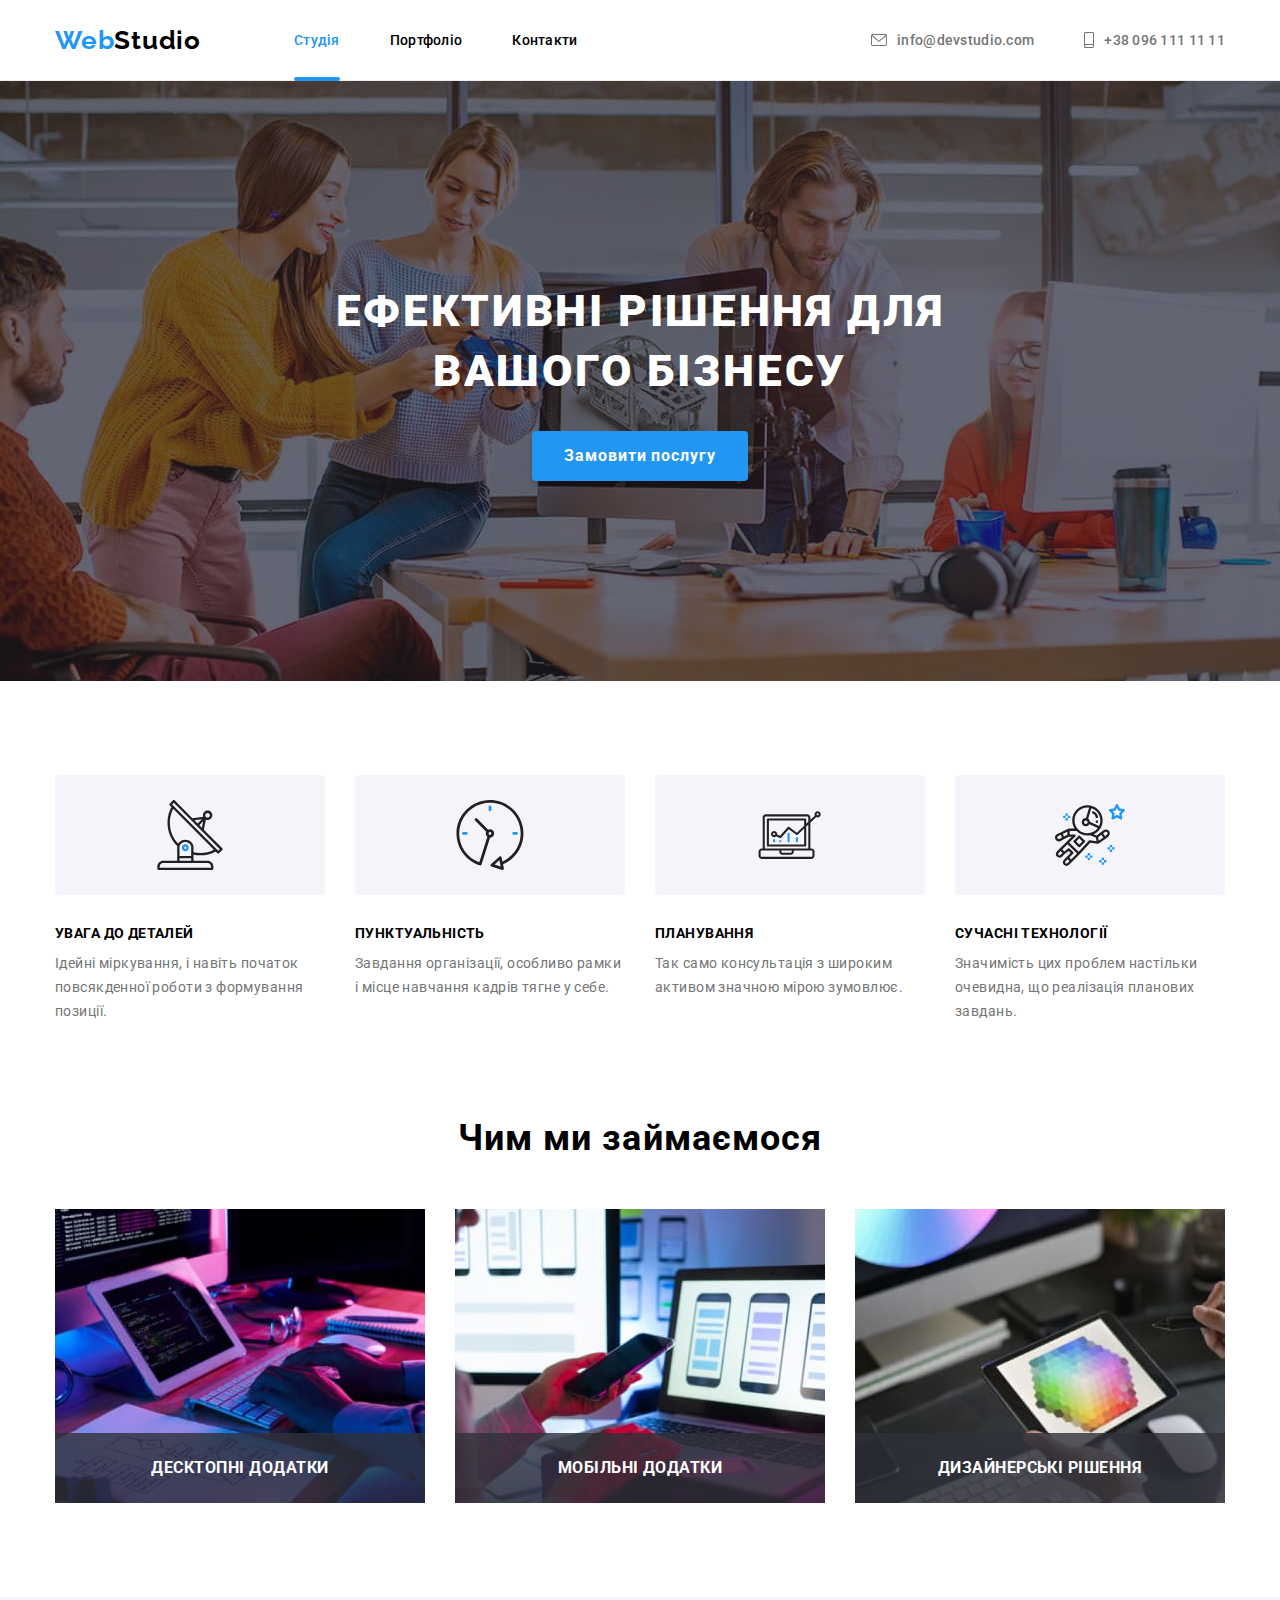
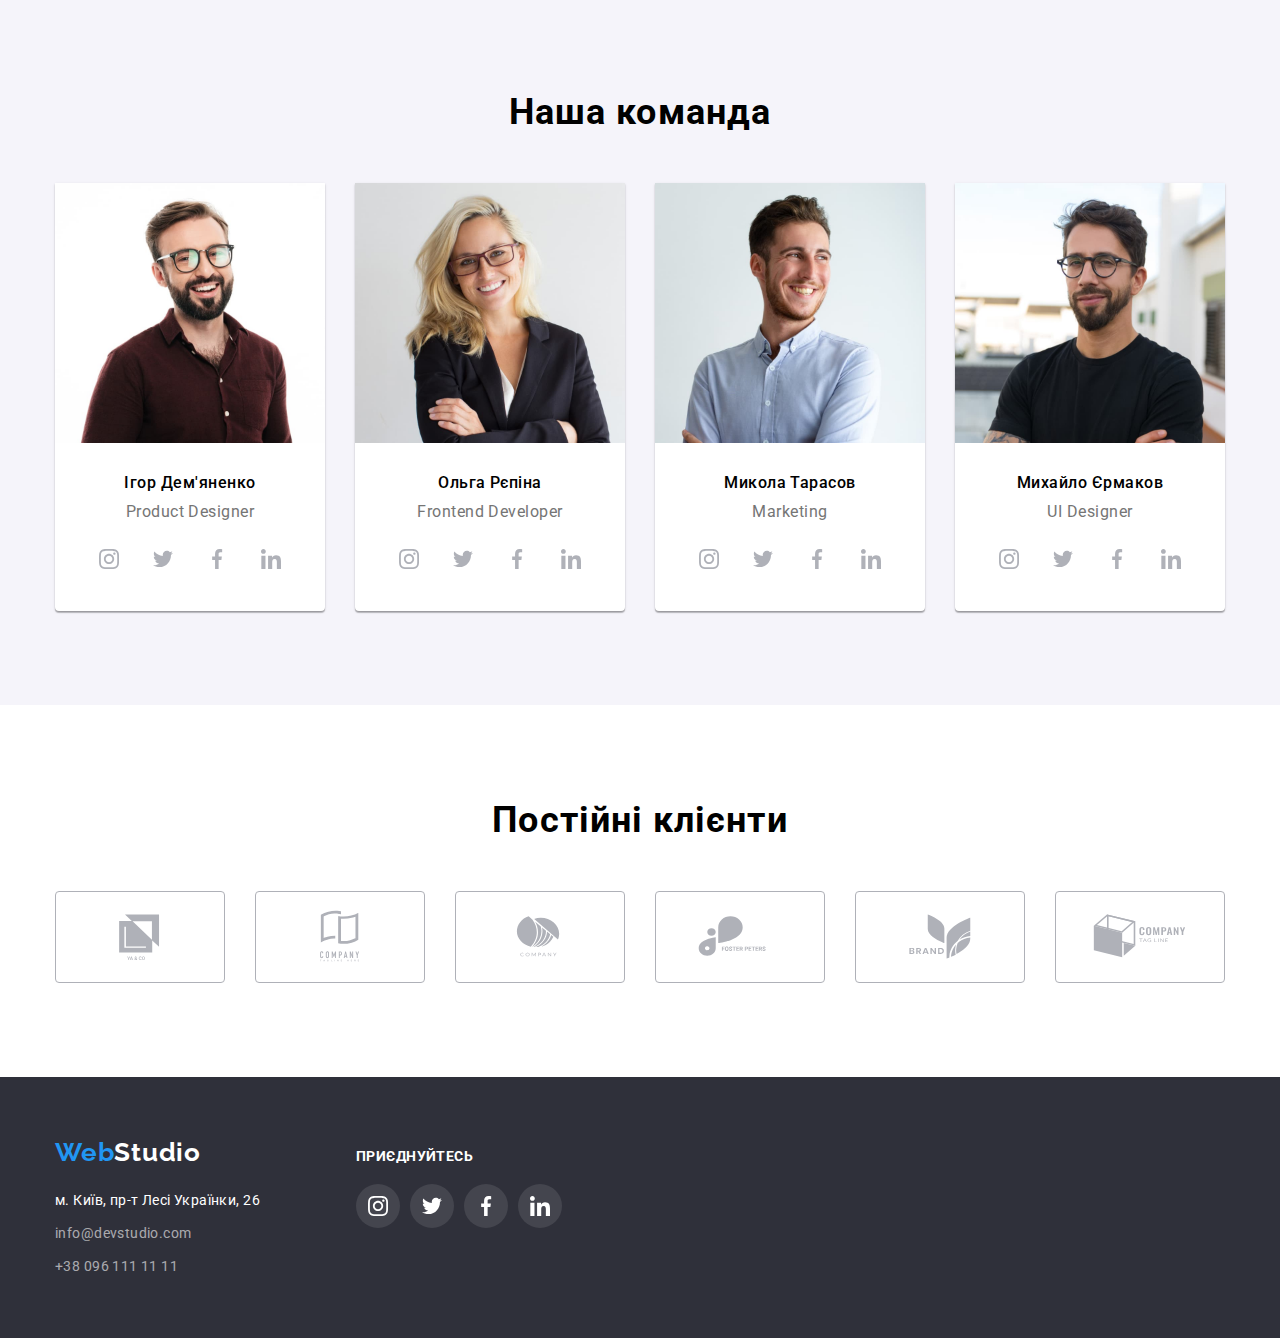
<file: index.html>
<!DOCTYPE html>
<html lang="uk">
  <head>
    <meta charset="UTF-8" />
    <meta http-equiv="X-UA-Compatible" content="IE=edge" />
    <meta name="viewport" content="width=device-width, initial-scale=1.0" />
    <title>Студия</title>
    <link rel="preconnect" href="https://fonts.googleapis.com">
    <link rel="preconnect" href="https://fonts.gstatic.com" crossorigin>
    <link href="https://fonts.googleapis.com/css2?family=Raleway:wght@700&family=Roboto:wght@400;500;700;900&display=swap"
      rel="stylesheet"
    />
    <link rel="stylesheet" href="https://cdnjs.cloudflare.com/ajax/libs/modern-normalize/1.1.0/modern-normalize.min.css"/>
    <link rel="stylesheet" href="./css/styles.css" />
  </head>
  <body>
    <header class="header">
      <div class="header-container container">
        <nav class="header-nav">
          <a href="./index.html" class="header-logo link"><span class="first-part">Web</span><span
              class="last-part-header">Studio</span></a>
          <ul class="nav-list list">
            <li class="header-nav-item"><a href="./index.html" class="header-nav-link link current">Студія</a></li>
            <li class="header-nav-item"><a href="./portfolio.html" class="header-nav-link link">Портфоліо</a></li>
            <li class="header-nav-item"><a href="" class="header-nav-link link">Контакти</a></li>
          </ul>
        </nav>
    
        <ul class="e-mail-tel list">
          <li class="e-mail-tel-item"><a class="header-mailto-link link"
              href="mailto:info@devstudio.com"><svg class="nav-icon" width="16" height="12">
                <use href="./images/icon/symbol-defs.svg#icon-envelope"></use>
              </svg>info@devstudio.com</a></li>
          <li class="e-mail-tel-item"><a class="headrer-tel-link link" 
              href="tel:+380961111111"><svg class="nav-icon" width="10" height="16">
                <use href="./images/icon/symbol-defs.svg#icon-smartphone"></use>
              </svg>+38 096 111 11 11</a>
          </li>
        </ul>
      </div>
    
    </header>
    <main>
      <section class="hero">
          <h1 class="hero-title">Ефективні рішення для вашого бізнесу</h1>
          <button class="hero-btn btn" type="button" data-modal-open>Замовити послугу</button>
      </section>
      <section class="features">
        <div class="container">
          <h2 class="features-title visually-hidden">Наші особливості</h2>
          <ul class="features-list list">
            <li class="features-list-item"> 
              <div class="icon-container">
                <svg class="features-icon" width="270" height="120">
                  <use href="./images/icon/symbol-defs.svg#icon-antenna"></use>
                </svg>
              </div>        
              <h3 class="features-fact">Увага до деталей</h3>
              <p class="features-fact-descr">Ідейні міркування, і навіть початок повсякденної роботи з формування позиції.</p>
            </li>
                
            <li class="features-list-item">
              <div class="icon-container">
                <svg class="features-icon" width="270" height="120">
                  <use href="./images/icon/symbol-defs.svg#icon-clock"></use> 
                </svg>
              </div>
              <h3 class="features-fact">Пунктуальність</h3>
              <p class="features-fact-descr">Завдання організації, особливо рамки і місце навчання кадрів тягне у себе.</p>                    
            </li>
                
            <li class="features-list-item">
              <div class="icon-container">
                <svg class="features-icon" width="270" height="120"> 
                  <use href="./images/icon/symbol-defs.svg#icon-diagram"></use>
                </svg>
              </div>
              <h3 class="features-fact">Планування</h3>
              <p class="features-fact-descr">Так само консультація з широким активом значною мірою зумовлює.</p>
            </li>
                
            <li class="features-list-item">
              <div class="icon-container">
                <svg class="features-icon" width="270" height="120">
                  <use href="./images/icon/symbol-defs.svg#icon-astronaut"></use>
                </svg>
              </div>
              <h3 class="features-fact">Сучасні технології</h3>
              <p class="features-fact-descr">Значимість цих проблем настільки очевидна, що реалізація планових завдань.</p>
            </li> 
          </ul>
        </div>
      </section>
<section class="box">
  <div class="container">
    <h2 class="box-facts">Чим ми займаємося</h2>
    <ul class="box-list list">
      <div class="wrapper">
        <li>
          <img src="./images/box1.jpg" alt="Чоловік працює за ноутбуком" width="370" />
          <div class="label-box">
            <p class="label-text">Десктопні додатки</p>
          </div>
        </li>
      </div>
      <div class="wrapper">
        <li>
          <img src="./images/box2.jpg" alt="Дівчина працює за телефоном" width="370" />
          <div class="label-box">
            <p class="label-text">Мобільні додатки</p>
          </div>
        </li>
      </div>
      <div class="wrapper">
        <li>
          <img src="./images/box3.jpg" alt="Чоловік працює за планшетом" width="370" />
          <div class="label-box">
            <p class="label-text">Дизайнерські рішення</p>
          </div>
        </li>
      </div>
      
    </ul>
  </div>

</section>
<section class="team">
  <div class="container">
    <h2 class="team-title">Наша команда</h2>
    <ul class="team-list list">
      <li class="team-flex-element">
        <div class="team-flex-dscr">
          <img src="./images/team-card1.jpg" alt="Ігор Дем'яненко" width="270" />
          <h3 class="team-card">Ігор Дем'яненко</h3>
          <p class="team-card-descr">Product Designer</p>
          <ul class="social-team-list">
            <li class="social-flex-element"><a class="social-link link" href=""><svg class="social-icon" width="20" height="20">
                  <use href="./images/icon/symbol-defs.svg#icon-instagram"></use>
                </svg></a></li>
            <li class="social-flex-element"><a class="social-link link" href=""><svg class="social-icon" width="20" height="20">
                  <use href="./images/icon/symbol-defs.svg#icon-twitter"></use>
                </svg></a></li>
            <li class="social-flex-element"><a class="social-link link" href=""><svg class="social-icon" width="20" height="20">
                  <use href="./images/icon/symbol-defs.svg#icon-facebook"></use>
                </svg></a></li>
            <li class="social-flex-element"><a class="social-link link" href=""><svg class="social-icon" width="20" height="20">
                  <use href="./images/icon/symbol-defs.svg#icon-linkedin"></use>
                </svg></a></li>
          </ul> 
        </div>
      </li>
      <li class="team-flex-element">
        <div class="team-flex-dscr">
          <img src="./images/team-card2.jpg" alt="Ольга Рєпіна" width="270" />
          <h3 class="team-card">Ольга Рєпіна</h3>
          <p class="team-card-descr">Frontend Developer</p>
          <ul class="social-team-list">
            <li class="social-flex-element"><a class="social-link link" href=""><svg class="social-icon" width="20" height="20">
                  <use href="./images/icon/symbol-defs.svg#icon-instagram"></use>
                </svg></a></li>
            <li class="social-flex-element"><a class="social-link link" href=""><svg class="social-icon" width="20" height="20">
                  <use href="./images/icon/symbol-defs.svg#icon-twitter"></use>
                </svg></a></li>
            <li class="social-flex-element"><a class="social-link link" href=""><svg class="social-icon" width="20" height="20">
                  <use href="./images/icon/symbol-defs.svg#icon-facebook"></use>
                </svg></a></li>
            <li class="social-flex-element"><a class="social-link link" href=""><svg class="social-icon" width="20" height="20">
                  <use href="./images/icon/symbol-defs.svg#icon-linkedin"></use>
                </svg></a></li>
          </ul>
        </div>
      </li>
      <li class="team-flex-element">
        <div class="team-flex-dscr">
          <img src="./images/team-card3.jpg" alt="Микола Тарасов" width="270" />
          <h3 class="team-card">Микола Тарасов</h3>
          <p class="team-card-descr">Marketing</p>
          <ul class="social-team-list">
            <li class="social-flex-element"><a class="social-link link" href=""><svg class="social-icon" width="20" height="20">
                  <use href="./images/icon/symbol-defs.svg#icon-instagram"></use>
                </svg></a></li>
            <li class="social-flex-element"><a class="social-link link" href=""><svg class="social-icon" width="20" height="20">
                  <use href="./images/icon/symbol-defs.svg#icon-twitter"></use>
                </svg></a></li>
            <li class="social-flex-element"><a class="social-link link" href=""><svg class="social-icon" width="20" height="20">
                  <use href="./images/icon/symbol-defs.svg#icon-facebook"></use>
                </svg></a></li>
            <li class="social-flex-element"><a class="social-link link" href=""><svg class="social-icon" width="20" height="20">
                  <use href="./images/icon/symbol-defs.svg#icon-linkedin"></use>
                </svg></a></li>
          </ul>
        </div>
      </li>
      <li class="team-flex-element">
        <div class="team-flex-dscr">
          <img src="./images/team-card4.jpg" alt="Михайло Єрмаков" width="270" />
          <h3 class="team-card">Михайло Єрмаков</h3>
          <p class="team-card-descr">UI Designer</p>
          <ul class="social-team-list">
            <li class="social-flex-element"><a class="social-link link" href=""><svg class="social-icon" width="20" height="20">
                  <use href="./images/icon/symbol-defs.svg#icon-instagram"></use>
                </svg></a></li>
            <li class="social-flex-element"><a class="social-link link" href=""><svg class="social-icon" width="20" height="20">
                  <use href="./images/icon/symbol-defs.svg#icon-twitter"></use>
                </svg></a></li>
            <li class="social-flex-element"><a class="social-link link" href=""><svg class="social-icon" width="20" height="20">
                  <use href="./images/icon/symbol-defs.svg#icon-facebook"></use>
                </svg></a></li>
            <li class="social-flex-element"><a class="social-link link" href=""><svg class="social-icon" width="20" height="20">
                  <use href="./images/icon/symbol-defs.svg#icon-linkedin"></use>
                </svg></a></li>
          </ul>
        </div>
      </li>
    </ul>
  </div>

</section>
<section class="clients">
  <div class="container">
    <h2 class="clients-title">Постійні клієнти</h2>
    <ul class="clients-list">
      <li class="clients-flex-element"><a class="client-link link" href=""><svg class="clients-icon" width="170"
            height="92">
            <use href="./images/icon/symbol-defs.svg#icon-logo-1"></use>
          </svg></a></li>
      <li class="clients-flex-element"><a class="client-link link" href=""><svg class="clients-icon" width="170"
            height="92">
            <use href="./images/icon/symbol-defs.svg#icon-logo-2"></use>
          </svg></a></li>
      <li class="clients-flex-element"><a class="client-link link" href=""><svg class="clients-icon" width="170"
            height="92">
            <use href="./images/icon/symbol-defs.svg#icon-logo-3"></use>
          </svg></a></li>
      <li class="clients-flex-element"><a class="client-link link" href=""><svg class="clients-icon" width="170"
            height="92">
            <use href="./images/icon/symbol-defs.svg#icon-logo-4"></use>
          </svg></a></li>
      <li class="clients-flex-element"><a class="client-link link" href=""><svg class="clients-icon" width="170"
            height="92">
            <use href="./images/icon/symbol-defs.svg#icon-logo-5"></use>
          </svg></a></li>
      <li class="clients-flex-element"><a class="client-link link" href=""><svg class="clients-icon" width="170"
            height="92">
            <use href="./images/icon/symbol-defs.svg#icon-logo-6"></use>
          </svg></a></li>

    </ul>
  </div>
</section>

      
     
    </main>
    <footer class="footer-container">
      <div class="footer-group container">
        <div class="nav-container">
          <a href="./index.html" class="footer-logo link"><span class="first-part">Web</span><span
              class="last-part-footer">Studio</span></a>
          <address class="footer-address">
            <ul class="footer-nav-list list">
              <li class="footer-nav-item"><a class="maps link" href="https://goo.gl/maps/CPtrU1FHBa2aNyZL9" target="_blank"
                  rel="noopener noreferrer nofollow">м. Київ, пр-т Лесі Українки, 26</a></li>
              <li class="footer-nav-item"><a class="footer-mailto-link link"
                  href="mailto:info@devstudio.com">info@devstudio.com</a></li>
              <li class="footer-nav-item"><a class="footer-tel-link link" href="tel:+380961111111">+38 096 111 11 11</a></li>
            </ul>
          </address>

        </div>
        
        
        <div class="social-footer">
          <p class="social-footer-descr">приєднуйтесь</p>
          <ul class="social-footer-list list">
            <li class="social-footer-element"><a class="social-footer-link link" href=""><svg class="social-icon" width="20"
                  height="20">
                  <use href="./images/icon/symbol-defs.svg#icon-instagram"></use>
                </svg></a></li>
            <li class="social-footer-element"><a class="social-footer-link link" href=""><svg class="social-icon" width="20"
                  height="20">
                  <use href="./images/icon/symbol-defs.svg#icon-twitter"></use>
                </svg></a></li>
            <li class="social-footer-element"><a class="social-footer-link link" href=""><svg class="social-icon" width="20"
                  height="20">
                  <use href="./images/icon/symbol-defs.svg#icon-facebook"></use>
                </svg></a></li>
            <li class="social-footer-element"><a class="social-footer-link link" href=""><svg class="social-icon" width="20"
                  height="20">
                  <use href="./images/icon/symbol-defs.svg#icon-linkedin"></use>
                </svg></a></li>
        
          </ul>
        </div>
      </div>
              
    </footer>

    <div class="backdrop is-hidden" data-modal>
      <div class="modal">
        <button class="close-btn" type="button" data-modal-close> 
          <svg class="close-btn-icon" width="18" height="18">
          <use href="./images/icon/symbol-defs.svg#icon-close-btn"></use>
        </svg></button>
      </div>
    </div>

    <script src="./js/modal.js"></script>
  </body>
</html>
</file>
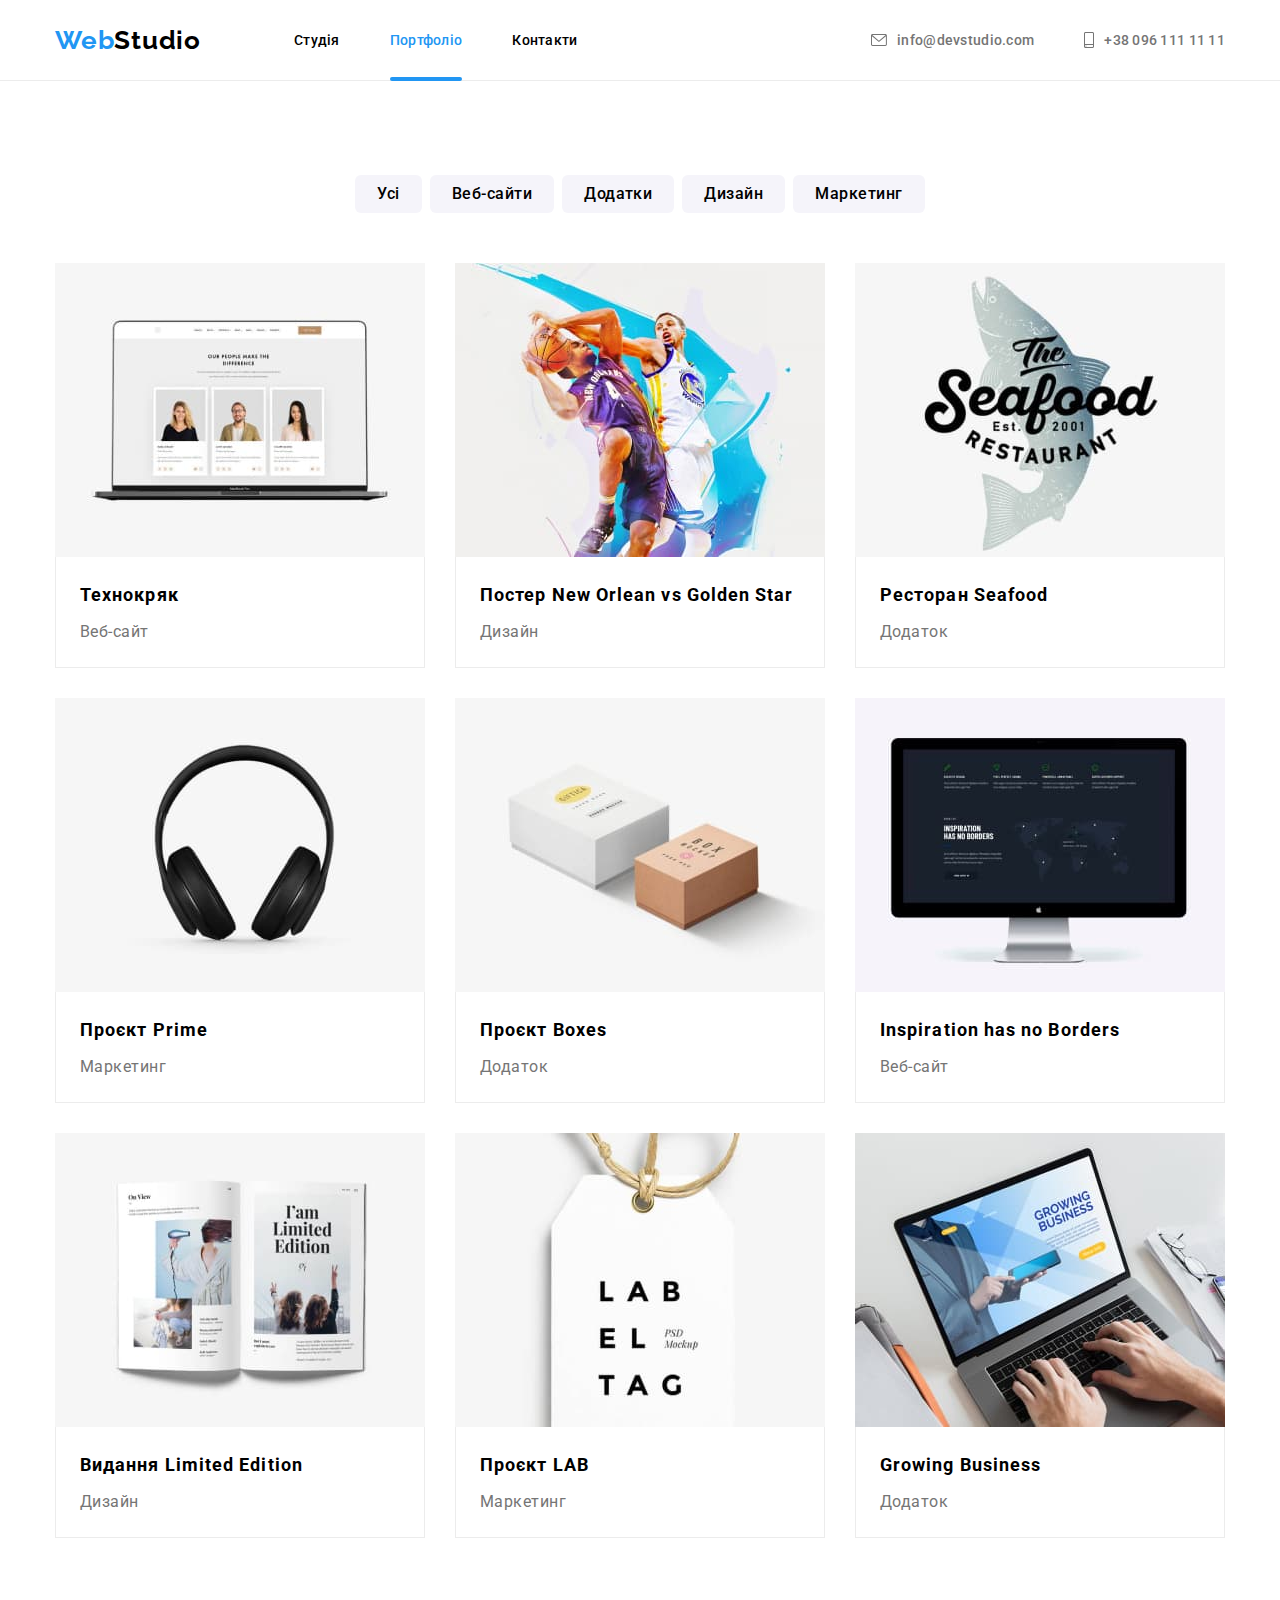
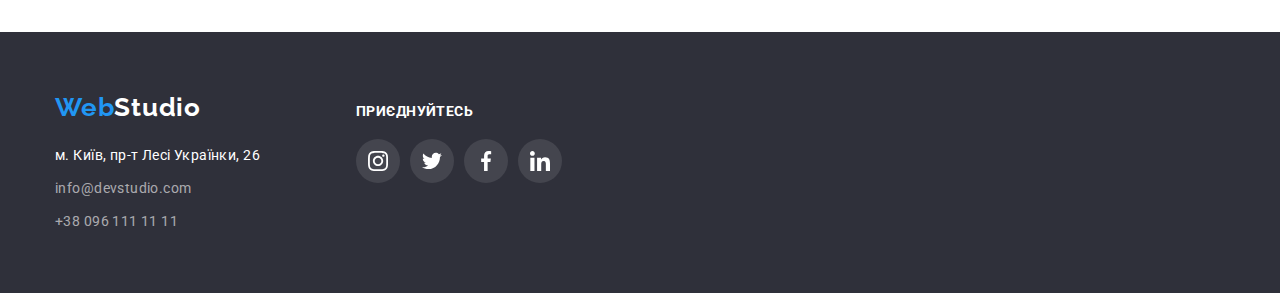
<file: portfolio.html>
<!DOCTYPE html>
<html lang="uk">
<head>
    <meta charset="UTF-8">
    <meta http-equiv="X-UA-Compatible" content="IE=edge">
    <meta name="viewport" content="width=device-width, initial-scale=1.0">
    <title>Портфолио</title>
    <link rel="preconnect" href="https://fonts.googleapis.com">
    <link rel="preconnect" href="https://fonts.gstatic.com" crossorigin>
    <link href="https://fonts.googleapis.com/css2?family=Raleway:wght@700&family=Roboto:wght@400;500;700;900&display=swap"
        rel="stylesheet">
    <link rel="stylesheet" href="https://cdnjs.cloudflare.com/ajax/libs/modern-normalize/1.1.0/modern-normalize.min.css" />
    <link rel="stylesheet" href="./css/styles.css" />

</head>
<body>
    <header class="header">
        <div class="header-container container">
            <nav class="header-nav">
                <a href="./index.html" class="header-logo link"><span class="first-part">Web</span><span
                        class="last-part-header">Studio</span></a>
                <ul class="nav-list list">
                    <li class="header-nav-item"><a href="./index.html" class="header-nav-link link ">Студія</a></li>
                    <li class="header-nav-item"><a href="./portfolio.html" class="header-nav-link link current">Портфоліо</a></li>
                    <li class="header-nav-item"><a href="" class="header-nav-link link">Контакти</a></li>
                </ul>
            </nav>
    
            <ul class="e-mail-tel list">
                <li class="e-mail-tel-item"><a class="header-mailto-link link" href="mailto:info@devstudio.com"><svg
                            class="nav-icon" width="16" height="12">
                            <use href="./images/icon/symbol-defs.svg#icon-envelope"></use>
                        </svg>info@devstudio.com</a></li>
                <li class="e-mail-tel-item"><a class="headrer-tel-link link" href="tel:+380961111111"><svg class="nav-icon"
                            width="10" height="16">
                            <use href="./images/icon/symbol-defs.svg#icon-smartphone"></use>
                        </svg>+38 096 111 11 11</a>
                </li>
            </ul>
        </div>
    
    </header>
    <main>
        <section class="portfolio">
            <div class="container">
                <h1 class="projects visually-hidden">Наші проєкти</h1>
                <ul class="filters-list list">
                        <li class="filters-list-item"><button class="filter-btn btn" type="button">Усі</button></li>
                        <li class="filters-list-item"><button class="filter-btn btn" type="button">Веб-сайти</button></li>
                        <li class="filters-list-item"><button class="filter-btn btn" type="button">Додатки</button></li>
                        <li class="filters-list-item"><button class="filter-btn btn" type="button">Дизайн</button></li>
                    <li class="filters-list-item"><button class="filter-btn btn" type="button">Маркетинг</button></li>
                </ul>
            
                <ul class="project-list list">
                    <li class="project-flex-element">
                        <div class="project-wrapper">
                            <img src="./images/projeck1.jpg" alt="Технокряк" width="370" />
                            <div class="overlay">
                                <p class="overlay-text">Ресурс пропонує комплексні пропозиції з різним рівнем функціоналу та сервісів. Все це дозволить відвідувачу отримати
                                вичерпні відомості про компанію чи приватну особу.</p>
                            </div>

                        </div>
                        
                        <div class="flex-dscr">
                            <h2 class="project-title">Технокряк</h2>
                            <p class="project-dscr">Веб-сайт</p>
                        </div>
                    </li>
                    <li class="project-flex-element">
                        <div class="project-wrapper">
                            <img src="./images/projeck2.jpg" alt="Постер New Orlean vs Golden Star" width="370" />
                            <div class="overlay">
                                <p class="overlay-text">Ресурс пропонує комплексні пропозиції з різним рівнем функціоналу та сервісів. Все це
                                    дозволить відвідувачу отримати
                                    вичерпні відомості про компанію чи приватну особу.</p>
                            </div>
                        </div>
                        <div class="flex-dscr">
                            <h2 class="project-title">Постер New Orlean vs Golden Star</h2>
                            <p class="project-dscr">Дизайн</p>
                        </div>
                    </li>
                    <li class="project-flex-element">
                        <div class="project-wrapper">
                            <img src="./images/projeck3.jpg" alt="Ресторан Seafood" width="370" />
                            <div class="overlay">
                                <p class="overlay-text">Ресурс пропонує комплексні пропозиції з різним рівнем функціоналу та сервісів. Все це
                                    дозволить відвідувачу отримати
                                    вичерпні відомості про компанію чи приватну особу.</p>
                            </div>

                        </div>
                        <div class="flex-dscr">
                            <h2 class="project-title">Ресторан Seafood</h2>
                            <p class="project-dscr">Додаток</p>
                        </div>
                    </li>
                    <li class="project-flex-element">
                        <div class="project-wrapper">
                            <img src="./images/projeck4.jpg" alt="Проєкт Prime" width="370" />
                            <div class="overlay">
                                <p class="overlay-text">Ресурс пропонує комплексні пропозиції з різним рівнем функціоналу та сервісів. Все це
                                    дозволить відвідувачу отримати
                                    вичерпні відомості про компанію чи приватну особу.</p>
                            </div>
                        </div>
                        
                        <div class="flex-dscr">
                            <h2 class="project-title">Проєкт Prime</h2>
                            <p class="project-dscr">Маркетинг</p>
                        </div>
                    </li>
                    <li class="project-flex-element">
                        <div class="project-wrapper">
                            <img src="./images/projeck5.jpg" alt="Проєкт Boxes" width="370" />
                            <div class="overlay">
                                <p class="overlay-text">Ресурс пропонує комплексні пропозиції з різним рівнем функціоналу та сервісів. Все це
                                    дозволить відвідувачу отримати
                                    вичерпні відомості про компанію чи приватну особу.</p>
                            </div>

                        </div>
                        
                        <div class="flex-dscr">
                            <h2 class="project-title">Проєкт Boxes</h2>
                            <p class="project-dscr">Додаток</p>
                        </div>
                    </li>
                    <li class="project-flex-element">
                        <div class="project-wrapper">
                            <img src="./images/projeck6.jpg" alt="Inspiration has no Borders" width="370" />
                            <div class="overlay">
                                <p class="overlay-text">Ресурс пропонує комплексні пропозиції з різним рівнем функціоналу та сервісів. Все це
                                    дозволить відвідувачу отримати
                                    вичерпні відомості про компанію чи приватну особу.</p>
                            </div>
                        </div>
                        
                        <div class="flex-dscr">
                            <h2 class="project-title">Inspiration has no Borders</h2>
                            <p class="project-dscr">Веб-сайт</p>
                        </div>
                    </li>
                    <li class="project-flex-element">
                        <div class="project-wrapper">
                            <img src="./images/projeck7.jpg" alt="Видання Limited Edition" width="370" />
                            <div class="overlay">
                                <p class="overlay-text">Ресурс пропонує комплексні пропозиції з різним рівнем функціоналу та сервісів. Все це
                                    дозволить відвідувачу отримати
                                    вичерпні відомості про компанію чи приватну особу.</p>
                            </div>
                        </div>
                        
                        <div class="flex-dscr">
                            <h2 class="project-title">Видання Limited Edition</h2>
                            <p class="project-dscr">Дизайн</p>
                        </div>
                    </li>
                    <li class="project-flex-element">
                        <div class="project-wrapper">
                            <img src="./images/projeck8.jpg" alt="Проєкт LAB" width="370" />
                            <div class="overlay">
                                <p class="overlay-text">Ресурс пропонує комплексні пропозиції з різним рівнем функціоналу та сервісів. Все це
                                    дозволить відвідувачу отримати
                                    вичерпні відомості про компанію чи приватну особу.</p>
                            </div>
                        </div>
                        
                        <div class="flex-dscr">
                            <h2 class="project-title">Проєкт LAB</h2>
                            <p class="project-dscr">Маркетинг</p>
                        </div>
                    </li>
                    <li class="project-flex-element">
                        <div class="project-wrapper">
                            <img src="./images/projeck9.jpg" alt="Growing Business" width="370" />
                            <div class="overlay">
                                <p class="overlay-text">Ресурс пропонує комплексні пропозиції з різним рівнем функціоналу та сервісів. Все це
                                    дозволить відвідувачу отримати
                                    вичерпні відомості про компанію чи приватну особу.</p>
                            </div>

                        </div>
                        
                        <div class="flex-dscr">
                            <h2 class="project-title">Growing Business</h2>
                            <p class="project-dscr">Додаток</p>
                        </div> 
                    </li>                      
                </ul>
            </div>  
        </section>
    </main>
<footer class="footer-container">
    <div class="footer-group container">
        <div class="nav-container">
            <a href="./index.html" class="footer-logo link"><span class="first-part">Web</span><span
                    class="last-part-footer">Studio</span></a>
            <address class="footer-address">
                <ul class="footer-nav-list list">
                    <li class="footer-nav-item"><a class="maps link" href="https://goo.gl/maps/CPtrU1FHBa2aNyZL9"
                            target="_blank" rel="noopener noreferrer nofollow">м. Київ, пр-т Лесі Українки, 26</a></li>
                    <li class="footer-nav-item"><a class="footer-mailto-link link"
                            href="mailto:info@devstudio.com">info@devstudio.com</a></li>
                    <li class="footer-nav-item"><a class="footer-tel-link link" href="tel:+380961111111">+38 096 111 11
                            11</a></li>
                </ul>
            </address>

        </div>


        <div class="social-footer">
            <p class="social-footer-descr">приєднуйтесь</p>
            <ul class="social-footer-list list">
                <li class="social-footer-element"><a class="social-footer-link link" href=""><svg class="social-icon"
                            width="20" height="20">
                            <use href="./images/icon/symbol-defs.svg#icon-instagram"></use>
                        </svg></a></li>
                <li class="social-footer-element"><a class="social-footer-link link" href=""><svg class="social-icon"
                            width="20" height="20">
                            <use href="./images/icon/symbol-defs.svg#icon-twitter"></use>
                        </svg></a></li>
                <li class="social-footer-element"><a class="social-footer-link link" href=""><svg class="social-icon"
                            width="20" height="20">
                            <use href="./images/icon/symbol-defs.svg#icon-facebook"></use>
                        </svg></a></li>
                <li class="social-footer-element"><a class="social-footer-link link" href=""><svg class="social-icon"
                            width="20" height="20">
                            <use href="./images/icon/symbol-defs.svg#icon-linkedin"></use>
                        </svg></a></li>

            </ul>
        </div>
    </div>




</footer>
</body>
</html>
</file>
<file: css/styles.css>
/* GENERALE STYLES */

:root {
    ---primary-text-color: rgba(33, 33, 33, 1)1;
    ---title-text-color: rgba(117, 117, 117, 1);
    ---accent-color: rgba(33, 150, 243, 1);
    ---primary-white-color: rgba(255, 255, 255, 1);
    ---first-logo-color: rgba(33, 150, 243, 1);
    ---last-logo-color: rgba(0, 0, 0, 1);
    ---bgd-color: rgba(47, 48, 58, 1);
    ---footer-nav-color: rgba(255, 255, 255, 0.6);
    ---btn-active-color: rgba(24, 140, 232, 1);
    ---btn-hover-focus: rgba(33, 150, 243, 1);
    ---btn-bgd: rgba(245, 244, 250, 1);
    ---border-color: rgba(236, 236, 236, 1);
    ---trns-fast: 250ms cubic-bezier(0.4, 0, 0.2, 1);
}

body {
    font-family: 'Roboto', sans-serif;
    background-color: var(---primary-white-color);
    color: var(---primary-text-color);
}

/* reset  */

h1,
h2,
h3,
h4,
h5,
h6,
p {
    margin: 0;
}

ul {
    margin: 0;
    padding: 0;
    list-style: none;
}

img {
    display: block;
    max-width: 100%;
    height: auto;
}

a {
    text-decoration: none;
}

.list {
    list-style: none;
    margin: 0;
    padding: 0;
}

.link {
    text-decoration: none;
    color: currentColor;
}



.link:hover,
.link:focus {
    color: var(---accent-color);
    transition: color var(---trns-fast);
    
}

.visually-hidden {
    position: absolute;
    width: 1px;
    height: 1px;
    margin: -1px;
    border: 0;
    padding: 0;

    white-space: nowrap;
    clip-path: inset(100%);
    clip: rect(0 0 0 0);
    overflow: hidden;
}

.container {
    margin-left: auto;
    margin-right: auto;
    width: 1200px;
    padding-left: 15px;
    padding-right: 15px;
    /* outline: 2px solid green; */

}

/* header */

.header {
    border-bottom: 1px solid var(---border-color);

}

.header-container {
    display: flex;
    align-items: center;

}

.header-nav {
    display: flex;
    align-items: center;
    /* justify-content: flex-start; */
}

.header-logo {
    padding: 24px 0;
    margin-right: 93px;
}

.nav-list {
    display: flex;
    color: var(---primary-text-color);

}

.nav-list .link {
    padding: 32px 0;
}

.header-nav-item {
    /* background-color: tomato; */
    margin-right: 50px;
}

.header-nav-item:last-child {
    margin-right: 0;
}

.header-nav-link {
    display: block;
    position: relative;
    font-weight: 500;
    font-size: 14px;
    line-height: calc(16 / 14);
    letter-spacing: 0.02em;
}


.header-nav-link.current::after {
    content: '';
    position: absolute;
    bottom: -1px;
    left: 0;
    display: block;
    width: 100%;
    height: 4px;
    border-radius: 2px;
    background-color: var(---accent-color);
    

}

.nav-list .link.current {
    color: var(---accent-color);
}

.first-part {
    font-family: 'Raleway';
    font-weight: 700;
    font-size: 26px;
    line-height: calc(31 / 26);
    letter-spacing: 0.03em;
    color: var(---first-logo-color);
}

.last-part-header {
    font-family: 'Raleway';
    font-weight: 700;
    font-size: 26px;
    line-height: calc(31 / 26);
    letter-spacing: 0.03em;
    color: var(---last-logo-color);
}

.e-mail-tel {
    display: flex;
    justify-content: flex-end;
    margin-left: auto;
}

.e-mail-tel-item+.e-mail-tel-item {
    margin-left: 50px;
}

.e-mail-tel .link {
    
    align-items: center;
    padding: 32px 0;
    font-weight: 500;
    font-size: 14px;
    line-height: calc(16 / 14);
    letter-spacing: 0.02em;
    color: var(---title-text-color);
    transition: color var(---trns-fast);

}

.e-mail-tel .link:focus,
.e-mail-tel .link:hover {
    color: var(---accent-color);
}

.nav-icon {
    justify-content: center;
    align-items: center;
    fill: currentColor;
}


.headrer-tel-link, .header-mailto-link {
    display: flex;
    gap: 10px;
    
}


/* MAIN */

.hero {
    background-color: var(---bgd-color);
    max-width: 1600px;
    height: 600px;
    margin-left: auto;
    margin-right: auto;
    padding: 200px 0;
    align-items: center;
    text-align: center;
    background-image:
        linear-gradient(to right,
            rgba(47, 48, 58, 0.4),
            rgba(47, 48, 58, 0.4)),
        url(../images/img-hero.jpg);
    background-position: center;
    background-repeat: no-repeat;
    background-size: cover;

}

.hero-title {
    color: var(---primary-white-color);
    font-weight: 900;
    font-size: 44px;
    line-height: calc(60 / 44);
    letter-spacing: 0.06em;
    text-transform: uppercase;
    max-width: 696px;
    margin-bottom: 30px;
    margin-top: 0;
    margin-left: auto;
    margin-right: auto;
}

.btn {
    display: inline-block;
    border: none;
}

.hero-btn {
    font-family: 'Roboto', sans-serif;
    color: var(---primary-white-color);
    background: var(---btn-hover-focus);
    box-shadow: 0px 4px 4px rgba(0, 0, 0, 0.15);
    font-weight: 700;
    font-size: 16px;
    line-height: calc(30 / 16);
    align-items: center;
    letter-spacing: 0.06em;
    cursor: pointer;
    padding: 10px 32px;
    min-width: 216px;
    min-height: 50px;
    border-radius: 4px;
    text-decoration: none;
    transition: color var(---trns-fast), background var(---trns-fast);

}


.hero-btn:hover,
.hero-btn:focus {
    color: var(---primary-white-color);
    background: var(---btn-active-color);
    
}

.filter-btn {

    font-family: 'Roboto', sans-serif;
    color: var(---primary-text-color);
    background: var(---btn-bgd);
    font-weight: 500;
    font-size: 16px;
    line-height: calc(26 / 16);
    text-align: center;
    letter-spacing: 0.03em;
    cursor: pointer;
    align-items: center;
    padding: 6px 22px;
    border-radius: 6px;
    text-decoration: none;
    transition: color var(---trns-fast), background var(---trns-fast), box-shadow var(---trns-fast);

}



.filter-btn:hover,
.filter-btn:focus {
    color: var(---primary-white-color);
    background: var(---btn-hover-focus);
    box-shadow: 0px 3px 1px rgba(0, 0, 0, 0.1),
        0px 1px 2px rgba(0, 0, 0, 0.08),
        0px 2px 2px rgba(0, 0, 0, 0.12);
}
    

.features {
    padding-top: 94px;
    padding-bottom: 0;
}

.features-list {
    display: flex;
    /* align-items: flex-start; */
    justify-content: space-between;


}

.features-list-item+.features-list-item {
    margin-left: 30px;
}

.features-fact {
    font-weight: 700;
    font-size: 14px;
    line-height: calc(16 / 14);
    letter-spacing: 0.03em;
    text-transform: uppercase;
    color: var(---primary-text-color);
    margin-top: auto;
    margin-bottom: 10px;
    margin-left: auto;
    margin-right: auto;
    /* padding-top: 94px; */
}

.features-fact-descr {
    font-size: 14px;
    line-height: calc(24 / 14);
    letter-spacing: 0.03em;
    color: var(---title-text-color);
    width: 270px;
    margin-bottom: 0;
    margin-top: 0;
    padding-bottom: 0;

}

.box-facts {
    font-weight: 700;
    font-size: 36px;
    line-height: calc(42 / 36);
    text-align: center;
    letter-spacing: 0.03em;
    color: var(---primary-text-color);
    margin-top: 0;
    margin-bottom: 50px;
    padding-top: 0;
    padding-bottom: 0;
}

.box-list {
    display: flex;
    flex-basis: calc((100% - 30px * 2) / 3);
    gap: 30px;
    
}
.wrapper{
    position: relative;
}
.label-box {
    background: linear-gradient(to right, rgba(47, 48, 58, 0.8),rgba(47, 48, 58, 0.8) );
    width: 100%;
    height: 70px;
    
    position: absolute; 
    bottom: 0;
    left: 0;
    
    
}







.label-text {
    
    font-weight: 700;
    font-size: 16px;
    line-height: calc(16 / 16);
    text-align: center;
    letter-spacing: 0.03em;
    text-transform: uppercase;
    color: var(---primary-white-color);
    padding: 27px 0;

}
.team {
    background-color: var(---btn-bgd);
    /* padding-top: 94px; */
    padding-bottom: 94px;

}

.team-title {
    font-weight: 700;
    font-size: 36px;
    line-height: calc(42 / 36);
    text-align: center;
    letter-spacing: 0.03em;
    color: var(---primary-text-color);
    padding-bottom: 0;
    margin-top: 0;
    margin-bottom: 50px;
    /* padding-top: 94px; */

}

.team-list {
    display: flex;
    align-items: center;
    justify-content: space-between;
}

.team-card {
    font-weight: 500;
    font-size: 16px;
    line-height: calc(19 / 16);
    text-align: center;
    letter-spacing: 0.03em;
    color: var(---primary-text-color);
    margin-top: 30px;
    margin-bottom: 10px;
}

.team-card-descr {
    font-size: 16px;
    line-height: calc(19 / 16);
    text-align: center;
    letter-spacing: 0.03em;
    color: var(---title-text-color);
    margin-top: 0;
    margin-bottom: 0;
}

.filters-list {
    display: flex;
    align-items: center;
    text-align: center;
    justify-content: center;
}

.filters-list-item+.filters-list-item {
    margin-left: 8px;
}

.project-title {
    font-weight: 700;
    font-size: 18px;
    line-height: calc(36 / 18);
    letter-spacing: 0.06em;
    color: var(---primary-text-color);
    margin-top: 0;
    margin-bottom: 4px;

}

.project-dscr {
    font-size: 16px;
    line-height: calc(30 / 16);
    letter-spacing: 0.03em;
    color: var(---title-text-color);
    margin-top: 0;
    margin-bottom: 0;
}

.features-list-item {
    width: 270px;


}

/*FOOTER*/
footer {
    background-color: var(---bgd-color);

}

.footer-container {
    margin-top: auto;
    margin-bottom: auto;
    padding: 60px 0;


}

.first-part {

    font-family: 'Raleway';
    font-weight: 700;
    font-size: 26px;
    line-height: calc(31 / 26);
    letter-spacing: 0.03em;
    color: var(---first-logo-color);

}

.last-part-footer {
    font-family: 'Raleway';
    font-weight: 700;
    font-size: 26px;
    line-height: calc(31 / 26);
    letter-spacing: 0.03em;
    color: var(---primary-white-color);
}

.footer-logo {
    padding-top: 0;
    padding-bottom: 0;
    margin-top: 0;
    margin-bottom: 20px;
}

.footer-nav-item {
    margin-bottom: 0;
    margin-top: 0;
    ;
}

.footer-nav-list {
    font-family: 'Roboto';
    font-style: normal;
    font-size: 14px;
    line-height: calc(24 / 14);
    letter-spacing: 0.03em;
    flex-direction: column;
    /* padding-top: 0;
    padding-bottom: 0; */
    padding: 0;

}

.footer-nav-item+.footer-nav-item {
    margin-top: 9px;
}

.maps {
    color: var(---primary-white-color)
}

.footer-mailto-link,
.footer-tel-link {
    color: var(---footer-nav-color);

}

section {
    padding: 94px 0;
    /* outline: 2px solid tomato; */

}

.footer-container .link {
    display: flex;
    margin-right: 0;
    padding-right: 0;
}

.project-list {
    display: flex;
    flex-wrap: wrap;
    margin-top: 50px;


}

.project-wrapper {
    position: relative;
    overflow: hidden;

}

.overlay{
    position: absolute;
    top: 0;
    right: 0;
    background-color: rgba(33, 150, 243, 0.9);
    display: flex;
    align-items: center;
    width: 100%;
    height: 100%;
    transform: translateY(101%);
    transition: transform var(---trns-fast);
}

.overlay-text {
    padding: 63px 24px;
   

    font-weight: 400;
    font-size: 18px;
    line-height: calc(28 / 18);
    letter-spacing: 0.03em;
    color: var(---primary-white-color)


}
.project-flex-element:hover .overlay{
    transform: translateY(0);

}

.project-flex-element {

    width: calc((100% - 60px) / 3);
    margin-right: 30px;
    margin-bottom: 30px;
    transition: box-shadow var(---trns-fast);

}
.project-flex-element:hover,
.project-flex-element:focus {
    box-shadow: 0px 1px 1px rgba(0, 0, 0, 0.12),
        0px 4px 4px rgba(0, 0, 0, 0.06),
        1px 4px 6px rgba(0, 0, 0, 0.16);
   
}

.project-flex-element:nth-child(3n) {
    margin-right: 0;
}

.project-flex-element:nth-last-child(-n + 3) {
    margin-bottom: 0;
}

.flex-dscr {
    padding: 20px 24px;
    border-left: 1px solid var(---border-color);
    border-right: 1px solid var(---border-color);
    border-bottom: 1px solid var(---border-color);
    /* outline: 1px solid var(---border-color); */
}

/* .portfolio-container {
    display: flex;
    padding-top: 0;
    padding-bottom: 0;
    margin-left: auto;
    margin-right: auto;
    align-items: center;
    text-align: center;
    justify-content:center;

} */

.features-flex-container {
    display: flex;
    flex-wrap: wrap;
    padding-top: 0;

}

.icon-container {
    width: 270px;
    margin-bottom: 30px;
    background-color: rgba(245, 244, 250, 1);
    border-radius: 4px;

}

.features-icon {
    display: flex;
    align-items: center;
    justify-content: center;
    padding: 25px 100px;
    fill: currentColor;
}

.features-list-item:nth-child(4n) {
    margin-right: 0;
}

.team-flex-element {
    width: calc((100% - 90px) / 4);
    margin-right: 30px;
    
}

.team-flex-element+.team-flex-element {
    margin-right: 30px;
}

.team-flex-element:nth-child(4n) {
    margin-right: 0;
}


.team-flex-dscr {
    
    padding-bottom: 30px;
    background-color: var(---primary-white-color);
    box-shadow: 0px 1px 3px rgba(0, 0, 0, 0.12), 0px 1px 1px rgba(0, 0, 0, 0.14), 0px 2px 1px rgba(0, 0, 0, 0.2);
    border-radius: 0px 0px 4px 4px;

}

.clients {
    padding-top: 94px;
    padding-bottom: 94px;
}

.clients-title {

    font-weight: 700;
    font-size: 36px;
    line-height: calc(42 / 36);
    text-align: center;
    letter-spacing: 0.03em;
    color: var(---primary-text-color);
    padding-bottom: 0;
    margin-top: 0;
    margin-bottom: 50px;

}

.clients-list {
    
    display: flex;
    justify-content: center;
    

}

.clients-icon {
display: flex;
align-items: center;
justify-content: center;
}
.clients-flex-element {
width: calc((100% - 150px) / 6);
margin-right: 30px;

}
.clients-flex-element+.clients-flex-element {
margin-right: 30px;
}

.clients-flex-element:nth-child(6n) {
margin-right: 0;
}

.client-link {
display: block;
width: 170px;
height: 92px;
display: flex;
align-items: center;
justify-content: center;
fill: currentColor;
color: rgba(175, 177, 184, 1);
border: 1px solid #AFB1B8;
border-radius: 4px;
padding: 16px 32px;
transition: color var(---trns-fast), border-color var(---trns-fast);

}

.client-link:hover,
.client-link:focus {
color: rgba(33, 150, 243, 1);
border-color: rgba(33, 150, 243, 1);

}

.social-link {
    display: flex;
    justify-content: center;
    align-items: center;

    width: 44px;
    height: 44px;
    background-color: #fff;
    fill: currentColor;
    color: rgba(175, 177, 184, 1);
    border-radius: 50%;
    gap: 10px;
    transition:  color var(---trns-fast), background-color var(---trns-fast);
}




.social-link:hover,
.social-link:focus {
    color: #fff;
    background-color: var(---accent-color)
    
}

.social-team-list {
    display: flex;
    justify-content: center;
    align-items: center;
    margin-top: 16px;
    flex-basis: calc((100% - 10px * 3) / 4);
    gap: 10px;
}


/* .cosial-icon {
    display: flex;
    align-items: center;
    justify-content: center;
   
} */

.social-footer {
    display: block;
    width: 206px;
    align-items: baseline;
    flex-wrap: wrap;
    margin-left: 70px;
}
.nav-container {
    display: block;
    width: 231px;
    align-items: baseline;
    flex-wrap: wrap;
}
.social-footer-list {
    display: flex;
    align-items: center;
    justify-content: center;
   
    margin-top: 16px;
    flex-basis: calc((100% - 10px * 3) / 4);
    gap: 10px;
}

.social-footer-link {
    display: flex;
    justify-content: center;
    align-items: center;

    width: 44px;
    height: 44px;
    background-color: rgba(255, 255, 255, 0.1);
    fill: currentColor;
    color: var(---primary-white-color);
    border-radius: 50%;
    gap: 10px;
    transition:  color var(---trns-fast), background-color var(---trns-fast);
}





.social-footer-link:hover,
.social-footer-link:focus {
    color: var(---primary-white-color);
    background-color: var(---accent-color)
}

.social-footer-list {
    display: flex;
    justify-content: center;
    align-items: center;
    margin-top: 16px;
    flex-basis: calc((100% - 10px * 3) / 4);
    gap: 10px;
}
.cosial-icon {
    display: flex;
    align-items: center;
    justify-content: center;
   
}

.social-footer-descr {
    font-size: 14px;
    line-height: calc(24 / 14);
    letter-spacing: 0.03em;
    color: var(---primary-white-color);
    font-weight: 700;
    text-transform: uppercase;
    /* width: 116px;
    margin-bottom: 0;
    margin-top: 0;
    padding-bottom: 0; */
    
}

.footer-group {

    display: flex;
   
   align-items: baseline;

}


.backdrop {
    position: fixed;
    top: 0;
    left: 0;
    width: 100%;
    height: 100%;
    background: rgba(0, 0, 0, 0.2);
    opacity: 1;
    visibility: visible;
    pointer-events: initial;
    transition: opacity 150ms linear, visibility 150ms linear;

}
.backdrop.is-hidden {
    opacity: 0;
    visibility: hidden;
    pointer-events: none;
}

.modal {
    position: absolute;
    width: 528px;
    height: 581px;
    top: 50%;
    left: 50%;
    transform: translate(-50%, -50%);

    border-radius: 4px;
    background: var(---primary-white-color);
    box-shadow: 0px 1px 3px rgba(0, 0, 0, 0.12), 0px 1px 1px rgba(0, 0, 0, 0.14), 0px 2px 1px rgba(0, 0, 0, 0.2);
    transition: transform 300ms ease-out;
}

.backdrop.is-hidden .modal {
    transform: translateX(-50%) translateY(-70%) ;
}

.close-btn {
    position: absolute;
    top: 8px;
    right: 8px;
    display: flex;
    align-items: center;
    justify-content: center;
    width: 30px;
    height: 30px;
    padding: 0;
    border-radius: 50%;
    cursor: pointer;
    background-color: var(---primary-white-color);
    border: 1px solid rgba(0, 0, 0, 0.1);
}
</file>
